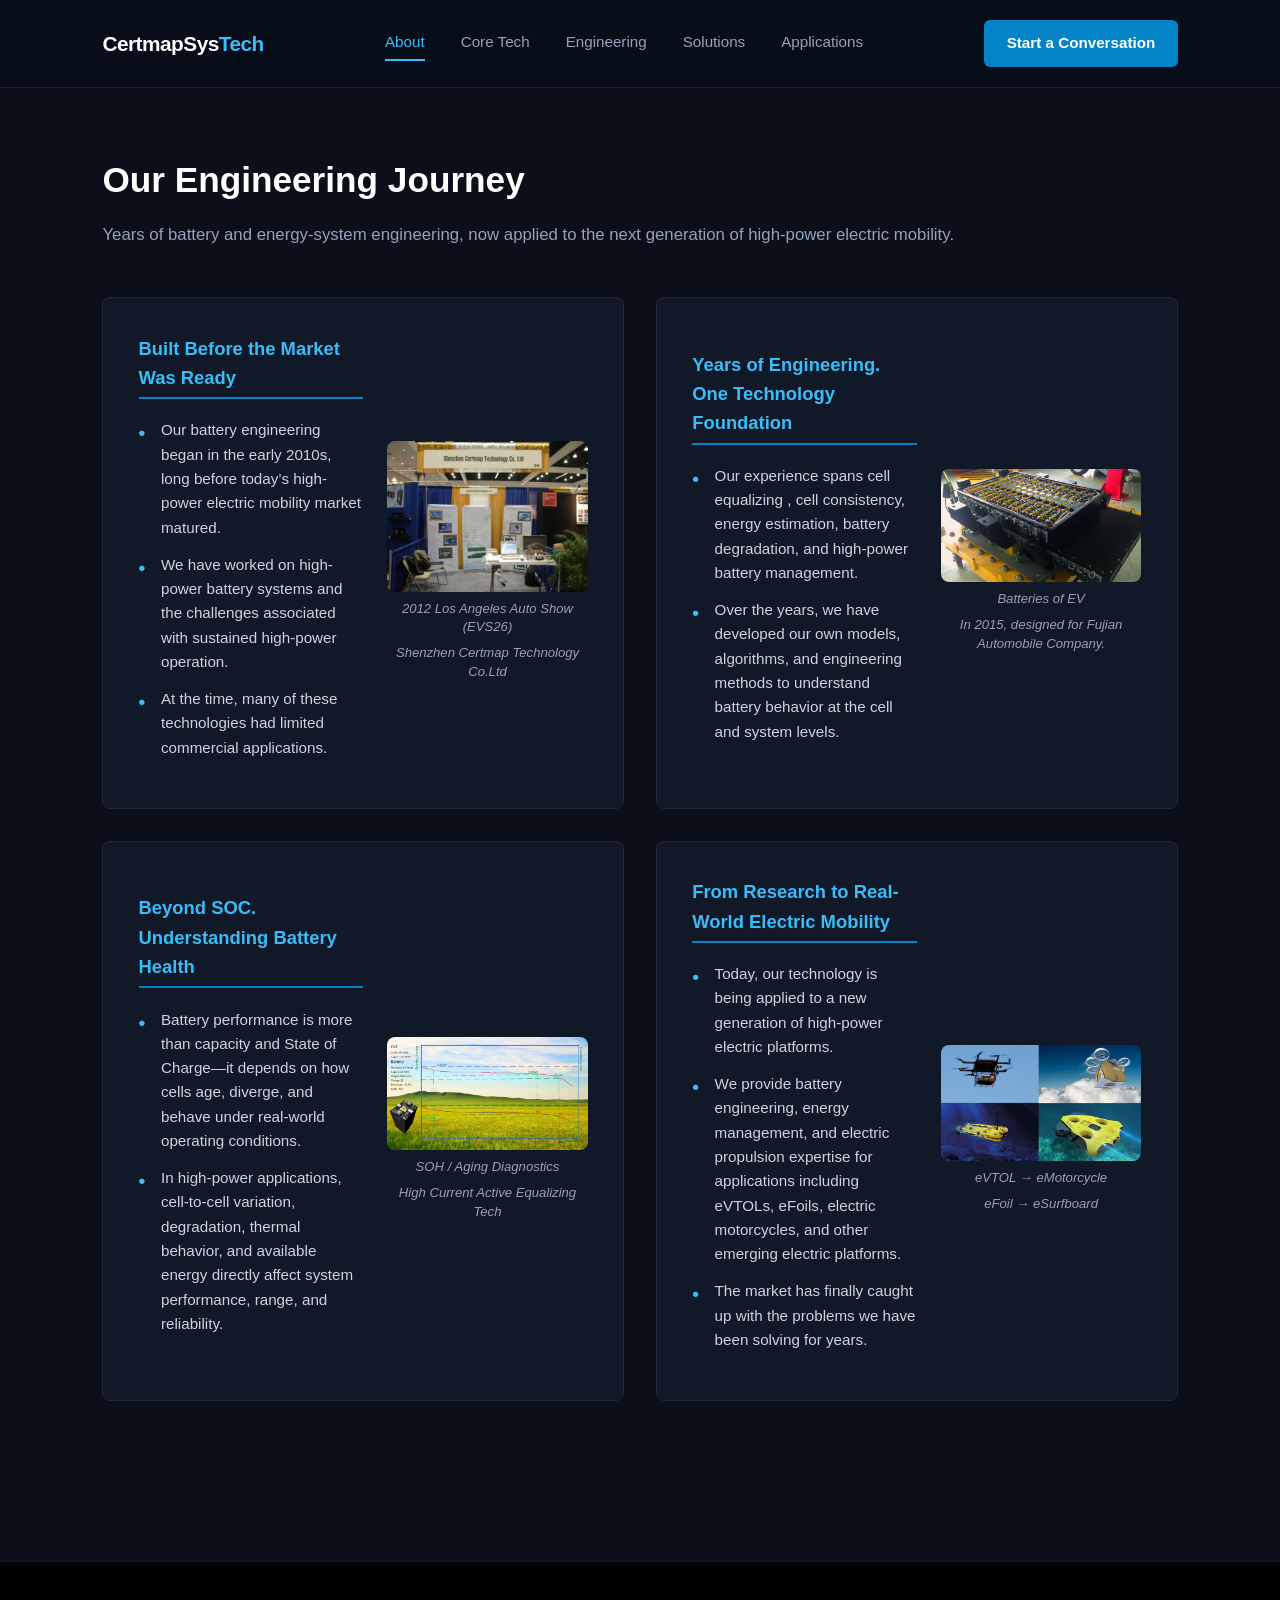
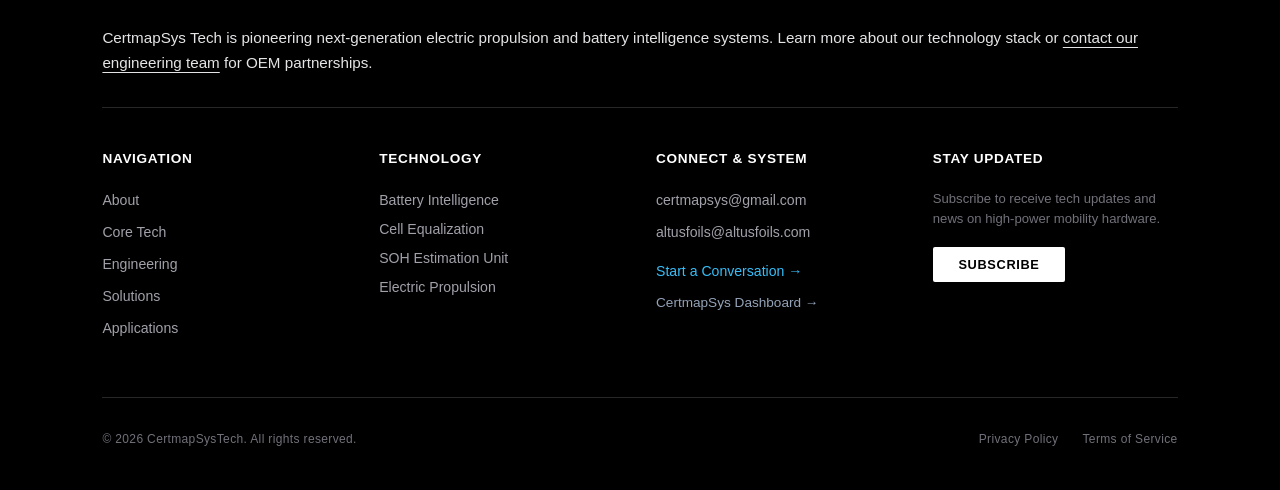
<file: about.html>
<!DOCTYPE html>
<html lang="en">
<head>
  <meta charset="UTF-8">
  <meta name="viewport" content="width=device-width, initial-scale=1.0">
  <title>About Us - CertmapSys Tech</title>
  <link rel="stylesheet" href="subpage.css">
</head>
<body>

  <header class="navbar">
    <div class="logo"><a href="index.html" style="text-decoration: none; color: inherit;">CertmapSys<span>Tech</span></a></div>
    <nav class="nav-menu">
      <a href="about.html" class="active">About</a>
      <a href="core-tech.html">Core Tech</a>
      <a href="engineering.html">Engineering</a>
      <a href="solutions.html">Solutions</a>
      <a href="applications.html">Applications</a>
    </nav>
    <a href="contact.html" class="btn-primary">Start a Conversation</a>
  </header>

  <main class="subpage-section">
    <div class="section-header">
      <h2>Our Engineering Journey</h2>
      <p class="lead-text">Years of battery and energy-system engineering, now applied to the next generation of high-power electric mobility.</p>
    </div>

    <div class="grid-2x2">
      <div class="split-card">
        <div class="card-text">
          <div class="card-title">Built Before the Market Was Ready</div>
          <ul>
            <li>Our battery engineering began in the early 2010s, long before today’s high-power electric mobility market matured.</li>
            <li>We have worked on high-power battery systems and the challenges associated with sustained high-power operation. </li>
            <li>At the time, many of these technologies had limited commercial applications.</li>            
          </ul>
        </div>
         <!-- ===== pic-1  ===== -->
        <div class="image-box">
          <img src="images/EVS26.png" alt="2012 Los Angeles Auto Show (EVS26)">
          <p class="image-caption">2012 Los Angeles Auto Show (EVS26)</p>
          <p class="image-caption">Shenzhen Certmap Technology Co.Ltd</p>
        </div>
      </div>

      <div class="split-card">
        <div class="card-text">
          <div class="card-title">Years of Engineering. One Technology Foundation</div>
          <ul>
            <li>Our experience spans cell equalizing , cell consistency, energy estimation, battery degradation, and high-power battery management. </li>
            <li>Over the years, we have developed our own models, algorithms, and engineering methods to understand battery behavior at the cell and system levels.</li>
          </ul>
        </div>
        <!-- ===== pic-2  ===== -->
        <div class="image-box">
          <img src="images/EV-battery.png" alt="Batteries of EV">
          <p class="image-caption">Batteries of EV </p>
          <p class="image-caption">In 2015, designed for Fujian Automobile Company.</p>
        </div>
      </div>

      <div class="split-card">
        <div class="card-text">
          <div class="card-title">Beyond SOC. Understanding Battery Health</div>
          <ul>
            <li>Battery performance is more than capacity and State of Charge—it depends on how cells age, diverge, and behave under real-world operating conditions.</li>
            <li>In high-power applications, cell-to-cell variation, degradation, thermal behavior, and available energy directly affect system performance, range, and reliability.</li>

          </ul>
        </div>
        <!-- ===== pic-3  ===== -->
        <div class="image-box">
          <img src="images/Equalizing-tech.png" alt="High Current Active Equalizing Tech">
          <p class="image-caption">SOH / Aging Diagnostics</p>
          <p class="image-caption">High Current Active Equalizing Tech</p>
        </div>
      </div>

      <div class="split-card">
        <div class="card-text">
          <div class="card-title">From Research to Real-World Electric Mobility</div>
          <ul>
            <li>Today, our technology is being applied to a new generation of high-power electric platforms.</li>
            <li>We provide battery engineering, energy management, and electric propulsion expertise for applications including eVTOLs, eFoils, electric motorcycles, and other emerging electric platforms.</li>
            <li>The market has finally caught up with the problems we have been solving for years.</li>            
          </ul>
        </div>
        <!-- ===== pic-4  ===== -->
        <div class="image-box">
          <img src="images/ROV-4PICS.png" alt="ROV-4PICS">
          <p class="image-caption">eVTOL &rarr; eMotorcycle</p>
          <p class="image-caption">eFoil &rarr; eSurfboard</p>
        </div>
      </div>
    </div>
  </main>

  <!-- ===== Footer 頁尾 ===== -->
  <footer class="site-footer">
    <div class="footer-top-text">
      CertmapSys Tech is pioneering next-generation electric propulsion and battery intelligence systems. 
      Learn more about our technology stack or <u>contact our engineering team</u> for OEM partnerships.
    </div>

    <div class="footer-main-grid">
      <!-- Column 1: Navigation -->
      <div class="footer-col">
        <h4>NAVIGATION</h4>
        <a href="about.html">About</a>
        <a href="core-tech.html">Core Tech</a>
        <a href="engineering.html">Engineering</a>
        <a href="solutions.html">Solutions</a>
        <a href="applications.html">Applications</a>
      </div>

      <!-- Column 2: Core Focus -->
      <div class="footer-col">
        <h4>TECHNOLOGY</h4>
        <p>Battery Intelligence</p>
        <p>Cell Equalization</p>
        <p>SOH Estimation Unit</p>
        <p>Electric Propulsion</p>
      </div>

    <!-- Column 3: Connect & System -->
      <div class="footer-col">
        <h4>CONNECT & SYSTEM</h4>
        <a href="mailto:certmapsys@gmail.com">certmapsys@gmail.com</a>
        <a href="mailto:altusfoils@altusfoils.com">altusfoils@altusfoils.com</a>
        <a href="contact.html" class="blue-link">Start a Conversation &rarr;</a>
        <a href="https://www.certmapsys.com/indexuser.html" target="_blank" class="dashboard-link">CertmapSys Dashboard &rarr;</a>
      </div>

      <!-- Column 4: Newsletter / Stay Updated -->
      <div class="footer-col">
        <h4>STAY UPDATED</h4>
        <p class="sub-text">Subscribe to receive tech updates and news on high-power mobility hardware.</p>
        <button class="btn-subscribe">SUBSCRIBE</button>
      </div>
    </div>

    <!-- Bottom Bar -->
    <div class="footer-bottom-bar">
      <div>&copy; 2026 CertmapSysTech. All rights reserved.</div>
      <div class="legal-links">
        <a href="#">Privacy Policy</a>
        <a href="#">Terms of Service</a>
      </div>
    </div>
  </footer>
</body>
</html>
</file>
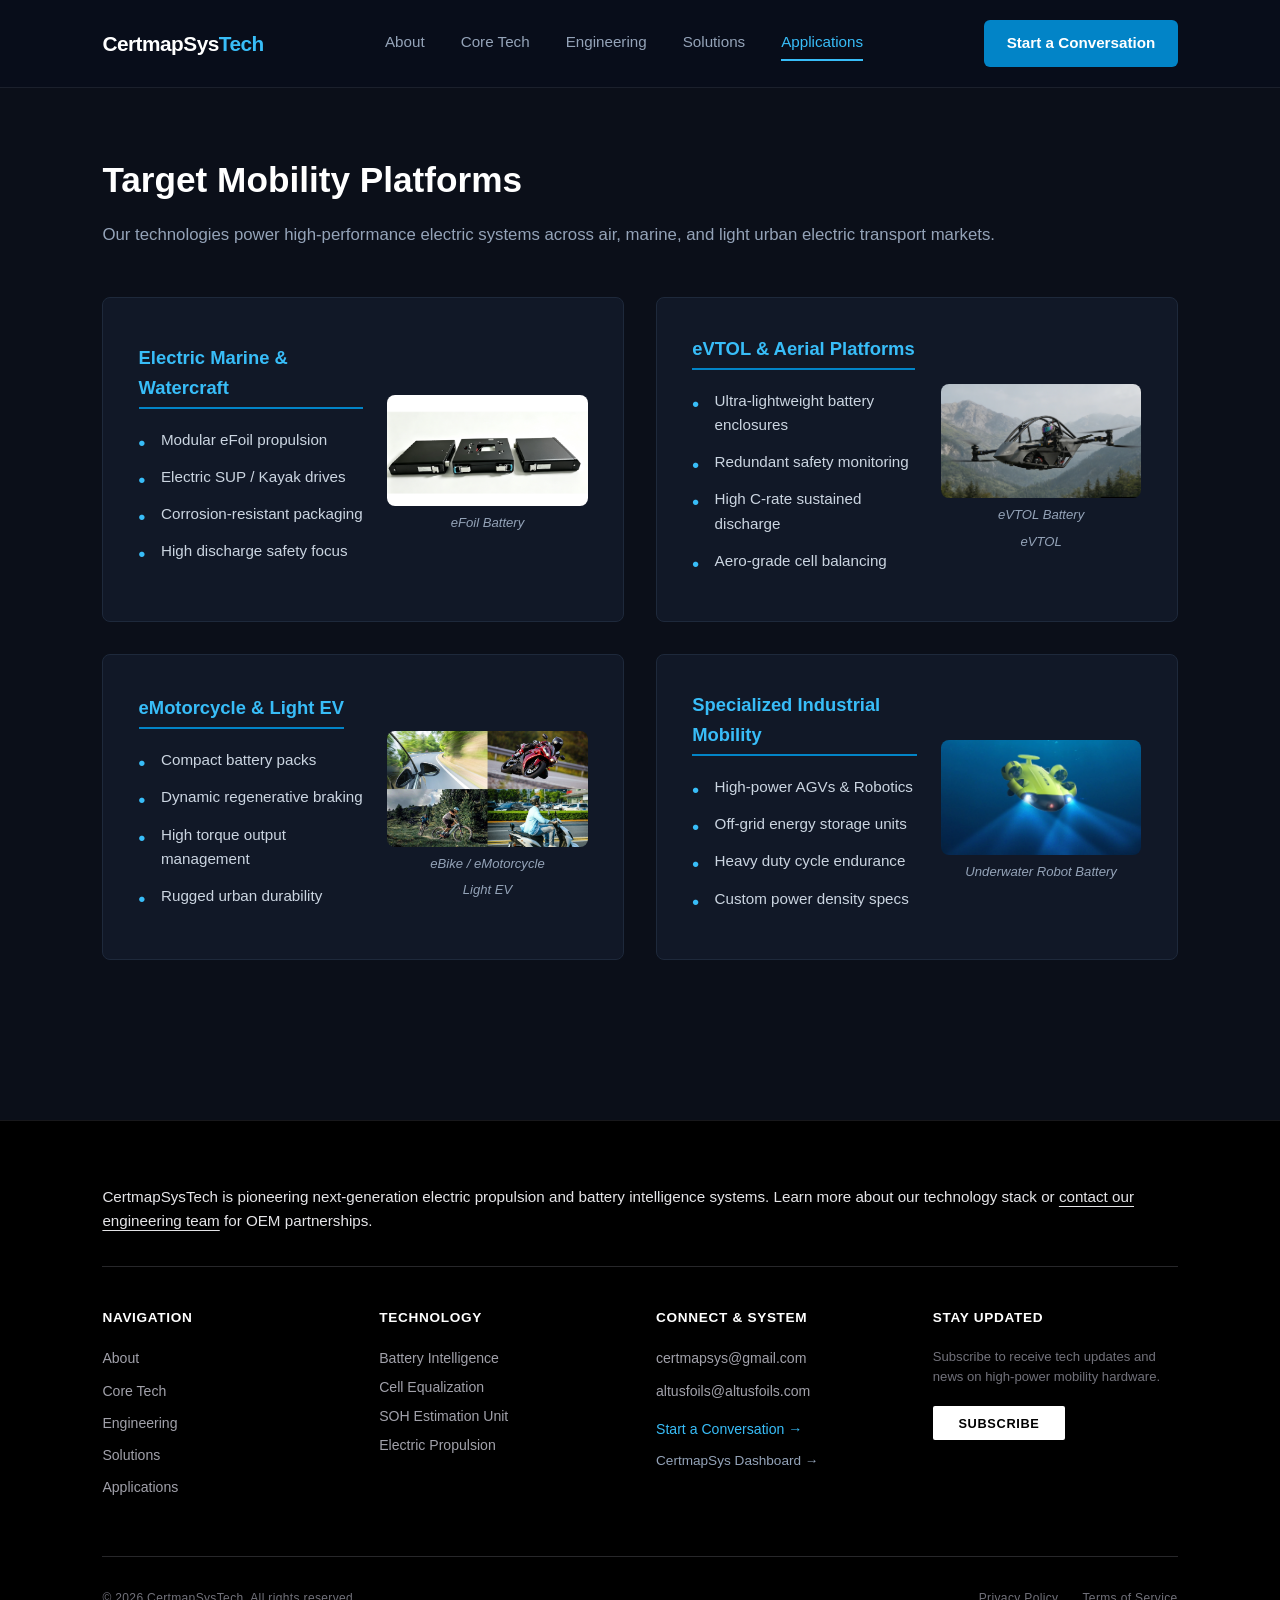
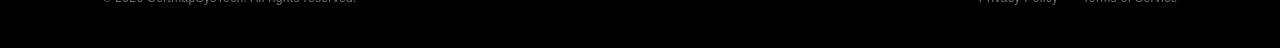
<file: applications.html>
<!DOCTYPE html>
<html lang="en">
<head>
  <meta charset="UTF-8">
  <meta name="viewport" content="width=device-width, initial-scale=1.0">
  <title>Applications - CertmapSysTech</title>
  <link rel="stylesheet" href="subpage.css">
</head>
<body>

  <header class="navbar">
    <div class="logo"><a href="index.html" style="text-decoration: none; color: inherit;">CertmapSys<span>Tech</span></a></div>
    <nav class="nav-menu">
      <a href="about.html">About</a>
      <a href="core-tech.html">Core Tech</a>
      <a href="engineering.html">Engineering</a>
      <a href="solutions.html">Solutions</a>
      <a href="applications.html" class="active">Applications</a>
    </nav>
    <a href="contact.html" class="btn-primary">Start a Conversation</a>
  </header>

  <main class="subpage-section">
    <div class="section-header">
      <h2>Target Mobility Platforms</h2>
      <p class="lead-text">Our technologies power high-performance electric systems across air, marine, and light urban electric transport markets.</p>
    </div>

    <div class="grid-2x2">
      <div class="split-card">
        <div class="card-text">
          <div class="card-title">Electric Marine & Watercraft</div>
          <ul>
            <li>Modular eFoil propulsion</li>
            <li>Electric SUP / Kayak drives</li>
            <li>Corrosion-resistant packaging</li>
            <li>High discharge safety focus</li>
          </ul>
        </div>
        <!-- ===== pic 1 ===== -->
        <div class="image-box">
          <img src="images/Battery.png" alt="Battery.png">
          <p class="image-caption">eFoil Battery</p>
          <p class="image-caption"></p>
        </div>
      </div>

      <div class="split-card">
        <div class="card-text">
          <div class="card-title">eVTOL & Aerial Platforms</div>
          <ul>
            <li>Ultra-lightweight battery enclosures</li>
            <li>Redundant safety monitoring</li>
            <li>High C-rate sustained discharge</li>
            <li>Aero-grade cell balancing</li>
          </ul>
        </div>
        <!-- ===== pic 2 ===== -->
        <div class="image-box">
          <img src="images/eVTOL.png" alt="eVTOL">
          <p class="image-caption">eVTOL Battery</p>
          <p class="image-caption">eVTOL</p>
        </div>
      </div>

      <div class="split-card">
        <div class="card-text">
          <div class="card-title">eMotorcycle & Light EV</div>
          <ul>
            <li>Compact battery packs</li>
            <li>Dynamic regenerative braking</li>
            <li>High torque output management</li>
            <li>Rugged urban durability</li>
          </ul>
        </div>
        <!-- ===== pic 3 ===== -->
        <div class="image-box">
          <img src="images/EBike-Battery.png" alt="eMotorcycle & Light EV">
          <p class="image-caption">eBike / eMotorcycle</p>
          <p class="image-caption">Light EV</p>
        </div>
      </div>

      <div class="split-card">
        <div class="card-text">
          <div class="card-title">Specialized Industrial Mobility</div>
          <ul>
            <li>High-power AGVs & Robotics</li>
            <li>Off-grid energy storage units</li>
            <li>Heavy duty cycle endurance</li>
            <li>Custom power density specs</li>
          </ul>
        </div>
        <!-- ===== pic 4 ===== -->
        <div class="image-box">
          <img src="images/Underwater-robot.png" alt="Underwater-robot">
          <p class="image-caption">Underwater Robot Battery</p>
          <p class="image-caption"></p>
        </div>
      </div>
    </div>
  </main>

  <!-- ===== Footer 頁尾 ===== -->
  <footer class="site-footer">
    <div class="footer-top-text">
      CertmapSysTech is pioneering next-generation electric propulsion and battery intelligence systems. 
      Learn more about our technology stack or <u>contact our engineering team</u> for OEM partnerships.
    </div>

    <div class="footer-main-grid">
      <!-- Column 1: Navigation -->
      <div class="footer-col">
        <h4>NAVIGATION</h4>
        <a href="about.html">About</a>
        <a href="core-tech.html">Core Tech</a>
        <a href="engineering.html">Engineering</a>
        <a href="solutions.html">Solutions</a>
        <a href="applications.html">Applications</a>
      </div>

      <!-- Column 2: Core Focus -->
      <div class="footer-col">
        <h4>TECHNOLOGY</h4>
        <p>Battery Intelligence</p>
        <p>Cell Equalization</p>
        <p>SOH Estimation Unit</p>
        <p>Electric Propulsion</p>
      </div>

    <!-- Column 3: Connect & System -->
      <div class="footer-col">
        <h4>CONNECT & SYSTEM</h4>
        <a href="mailto:certmapsys@gmail.com">certmapsys@gmail.com</a>
        <a href="mailto:altusfoils@altusfoils.com">altusfoils@altusfoils.com</a>
        <a href="contact.html" class="blue-link">Start a Conversation &rarr;</a>
        <a href="https://www.certmapsys.com/indexuser.html" target="_blank" class="dashboard-link">CertmapSys Dashboard &rarr;</a>
      </div>

      <!-- Column 4: Newsletter / Stay Updated -->
      <div class="footer-col">
        <h4>STAY UPDATED</h4>
        <p class="sub-text">Subscribe to receive tech updates and news on high-power mobility hardware.</p>
        <button class="btn-subscribe">SUBSCRIBE</button>
      </div>
    </div>

    <!-- Bottom Bar -->
    <div class="footer-bottom-bar">
      <div>&copy; 2026 CertmapSysTech. All rights reserved.</div>
      <div class="legal-links">
        <a href="#">Privacy Policy</a>
        <a href="#">Terms of Service</a>
      </div>
    </div>
  </footer>
</body>
</html>
</file>
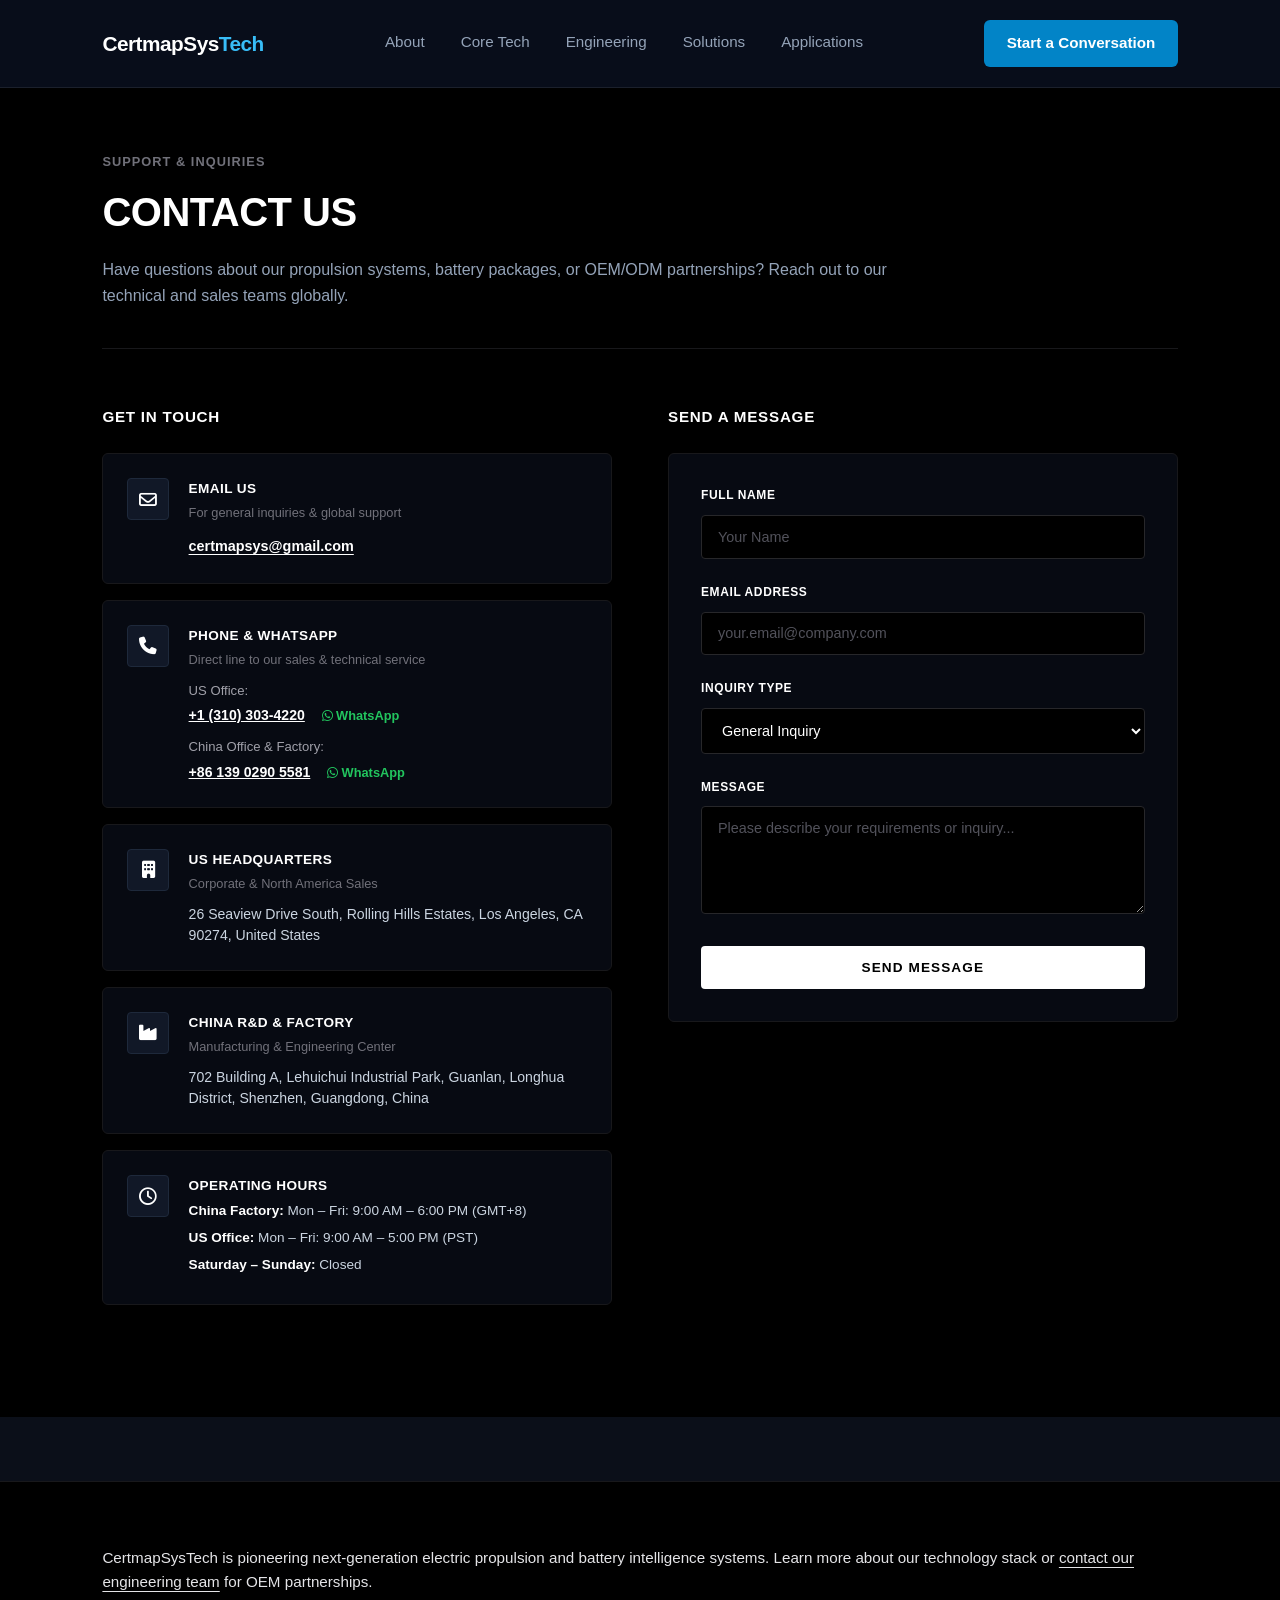
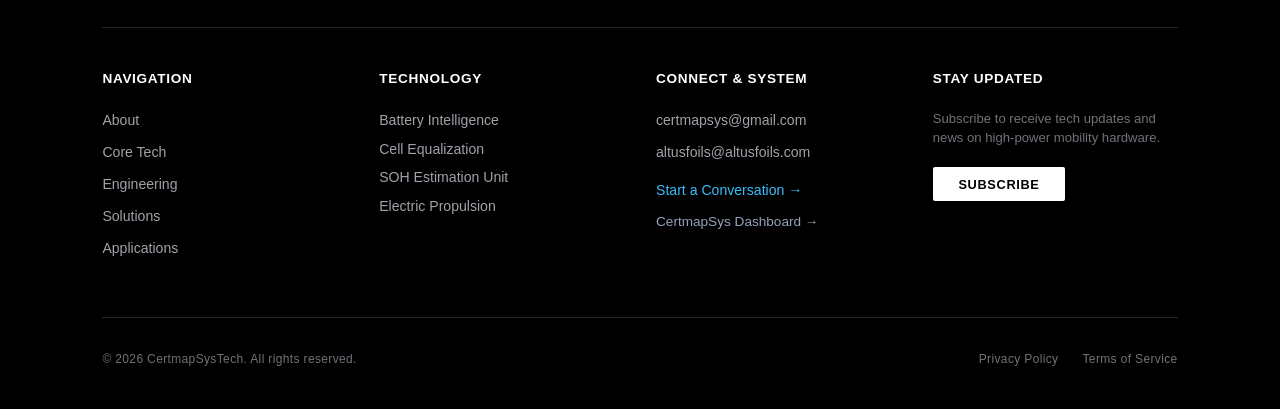
<file: contact.html>
<!DOCTYPE html>
<html lang="en">
<head>
  <meta charset="UTF-8">
  <meta name="viewport" content="width=device-width, initial-scale=1.0">
  <title>Contact Us - CertmapSysTech</title>
  <link rel="stylesheet" href="subpage.css">
  <!-- 引入 Icons (FontAwesome 支援圖標) -->
  <link rel="stylesheet" href="https://cdnjs.cloudflare.com/ajax/libs/font-awesome/6.4.0/css/all.min.css">
</head>
<body>

  <!-- 導覽列 -->
  <header class="navbar">
    <div class="logo"><a href="index.html" style="text-decoration: none; color: inherit;">CertmapSys<span>Tech</span></a></div>
    <nav class="nav-menu">
      <a href="about.html">About</a>
      <a href="core-tech.html">Core Tech</a>
      <a href="engineering.html">Engineering</a>
      <a href="solutions.html">Solutions</a>
      <a href="applications.html">Applications</a>
    </nav>
    <a href="contact.html" class="btn-primary">Start a Conversation</a>
  </header>

  <!-- 主內容區：Contact Us -->
  <main class="contact-section">
    <div class="contact-header">
      <span class="sub-title">SUPPORT & INQUIRIES</span>
      <h1>CONTACT US</h1>
      <p class="lead-text">
        Have questions about our propulsion systems, battery packages, or OEM/ODM partnerships? Reach out to our technical and sales teams globally.
      </p>
    </div>

    <div class="contact-grid">
      <!-- 左側：GET IN TOUCH -->
      <div class="contact-col">
        <h3 class="col-title">GET IN TOUCH</h3>

        <!-- Card 1: Email -->
        <div class="info-card">
          <div class="icon-box"><i class="fa-regular fa-envelope"></i></div>
          <div class="info-content">
            <h4>EMAIL US</h4>
            <p class="sub-desc">For general inquiries & global support</p>
            <a href="mailto:certmapsys@gmail.com" class="link-text">certmapsys@gmail.com</a>
          </div>
        </div>

        <!-- Card 2: Phone & WhatsApp -->
        <div class="info-card">
          <div class="icon-box"><i class="fa-solid fa-phone"></i></div>
          <div class="info-content">
            <h4>PHONE & WHATSAPP</h4>
            <p class="sub-desc">Direct line to our sales & technical service</p>
            
            <div class="contact-row">
              <span class="label">US Office:</span>
              <a href="tel:+13103034220" class="phone-link">+1 (310) 303-4220</a>
              <a href="https://wa.me/85284165300" class="whatsapp-badge"><i class="fa-brands fa-whatsapp"></i> WhatsApp</a>
            </div>

            <div class="contact-row">
              <span class="label">China Office & Factory:</span>
              <a href="tel:+8613902905581" class="phone-link">+86 139 0290 5581</a>
              <a href="https://wa.me/8613902905581" class="whatsapp-badge"><i class="fa-brands fa-whatsapp"></i> WhatsApp</a>
            </div>
          </div>
        </div>

        <!-- Card 3: US Headquarters -->
        <div class="info-card">
          <div class="icon-box"><i class="fa-solid fa-building"></i></div>
          <div class="info-content">
            <h4>US HEADQUARTERS</h4>
            <p class="sub-desc">Corporate & North America Sales</p>
            <p class="address-text">26 Seaview Drive South, Rolling Hills Estates, Los Angeles, CA 90274, United States</p>
          </div>
        </div>

        <!-- Card 4: China R&D & Factory -->
        <div class="info-card">
          <div class="icon-box"><i class="fa-solid fa-industry"></i></div>
          <div class="info-content">
            <h4>CHINA R&D & FACTORY</h4>
            <p class="sub-desc">Manufacturing & Engineering Center</p>
            <p class="address-text">702 Building A, Lehuichui Industrial Park, Guanlan, Longhua District, Shenzhen, Guangdong, China</p>
          </div>
        </div>

        <!-- Card 5: Operating Hours -->
        <div class="info-card">
          <div class="icon-box"><i class="fa-regular fa-clock"></i></div>
          <div class="info-content">
            <h4>OPERATING HOURS</h4>
            <p class="hours-text"><strong>China Factory:</strong> Mon – Fri: 9:00 AM – 6:00 PM (GMT+8)</p>
            <p class="hours-text"><strong>US Office:</strong> Mon – Fri: 9:00 AM – 5:00 PM (PST)</p>
            <p class="hours-text"><strong>Saturday – Sunday:</strong> Closed</p>
          </div>
        </div>
      </div>

      <!-- 右側：SEND A MESSAGE 表單 -->
      <div class="contact-col">
        <h3 class="col-title">SEND A MESSAGE</h3>

        <form class="contact-form">
          <div class="form-group">
            <label>FULL NAME</label>
            <input type="text" placeholder="Your Name" required>
          </div>

          <div class="form-group">
            <label>EMAIL ADDRESS</label>
            <input type="email" placeholder="your.email@company.com" required>
          </div>

          <div class="form-group">
            <label>INQUIRY TYPE</label>
            <select>
              <option value="general">General Inquiry</option>
              <option value="oem">OEM / ODM Partnership</option>
              <option value="propulsion">Propulsion Systems</option>
              <option value="battery">Battery Packages</option>
              <option value="tech">Technical Support</option>
            </select>
          </div>

          <div class="form-group">
            <label>MESSAGE</label>
            <textarea rows="5" placeholder="Please describe your requirements or inquiry..." required></textarea>
          </div>

          <button type="submit" class="btn-submit">SEND MESSAGE</button>
        </form>
      </div>
    </div>
  </main>

  <!-- Footer 頁尾 -->
  <footer class="site-footer">
    <div class="footer-top-text">
      CertmapSysTech is pioneering next-generation electric propulsion and battery intelligence systems. 
      Learn more about our technology stack or <u>contact our engineering team</u> for OEM partnerships.
    </div>

    <div class="footer-main-grid">
      <div class="footer-col">
        <h4>NAVIGATION</h4>
        <a href="about.html">About</a>
        <a href="core-tech.html">Core Tech</a>
        <a href="engineering.html">Engineering</a>
        <a href="solutions.html">Solutions</a>
        <a href="applications.html">Applications</a>
      </div>

      <div class="footer-col">
        <h4>TECHNOLOGY</h4>
        <p>Battery Intelligence</p>
        <p>Cell Equalization</p>
        <p>SOH Estimation Unit</p>
        <p>Electric Propulsion</p>
      </div>

    <!-- Column 3: Connect & System -->
      <div class="footer-col">
        <h4>CONNECT & SYSTEM</h4>
        <a href="mailto:certmapsys@gmail.com">certmapsys@gmail.com</a>
        <a href="mailto:altusfoils@gmail.com">altusfoils@altusfoils.com</a>
        <a href="contact.html" class="blue-link">Start a Conversation &rarr;</a>
        <a href="https://www.certmapsys.com/indexuser.html" target="_blank" class="dashboard-link">CertmapSys Dashboard &rarr;</a>
      </div>

      <div class="footer-col">
        <h4>STAY UPDATED</h4>
        <p class="sub-text">Subscribe to receive tech updates and news on high-power mobility hardware.</p>
        <button class="btn-subscribe">SUBSCRIBE</button>
      </div>
    </div>

    <div class="footer-bottom-bar">
      <div>&copy; 2026 CertmapSysTech. All rights reserved.</div>
      <div class="legal-links">
        <a href="#">Privacy Policy</a>
        <a href="#">Terms of Service</a>
      </div>
    </div>
  </footer>

</body>
</html>
</file>
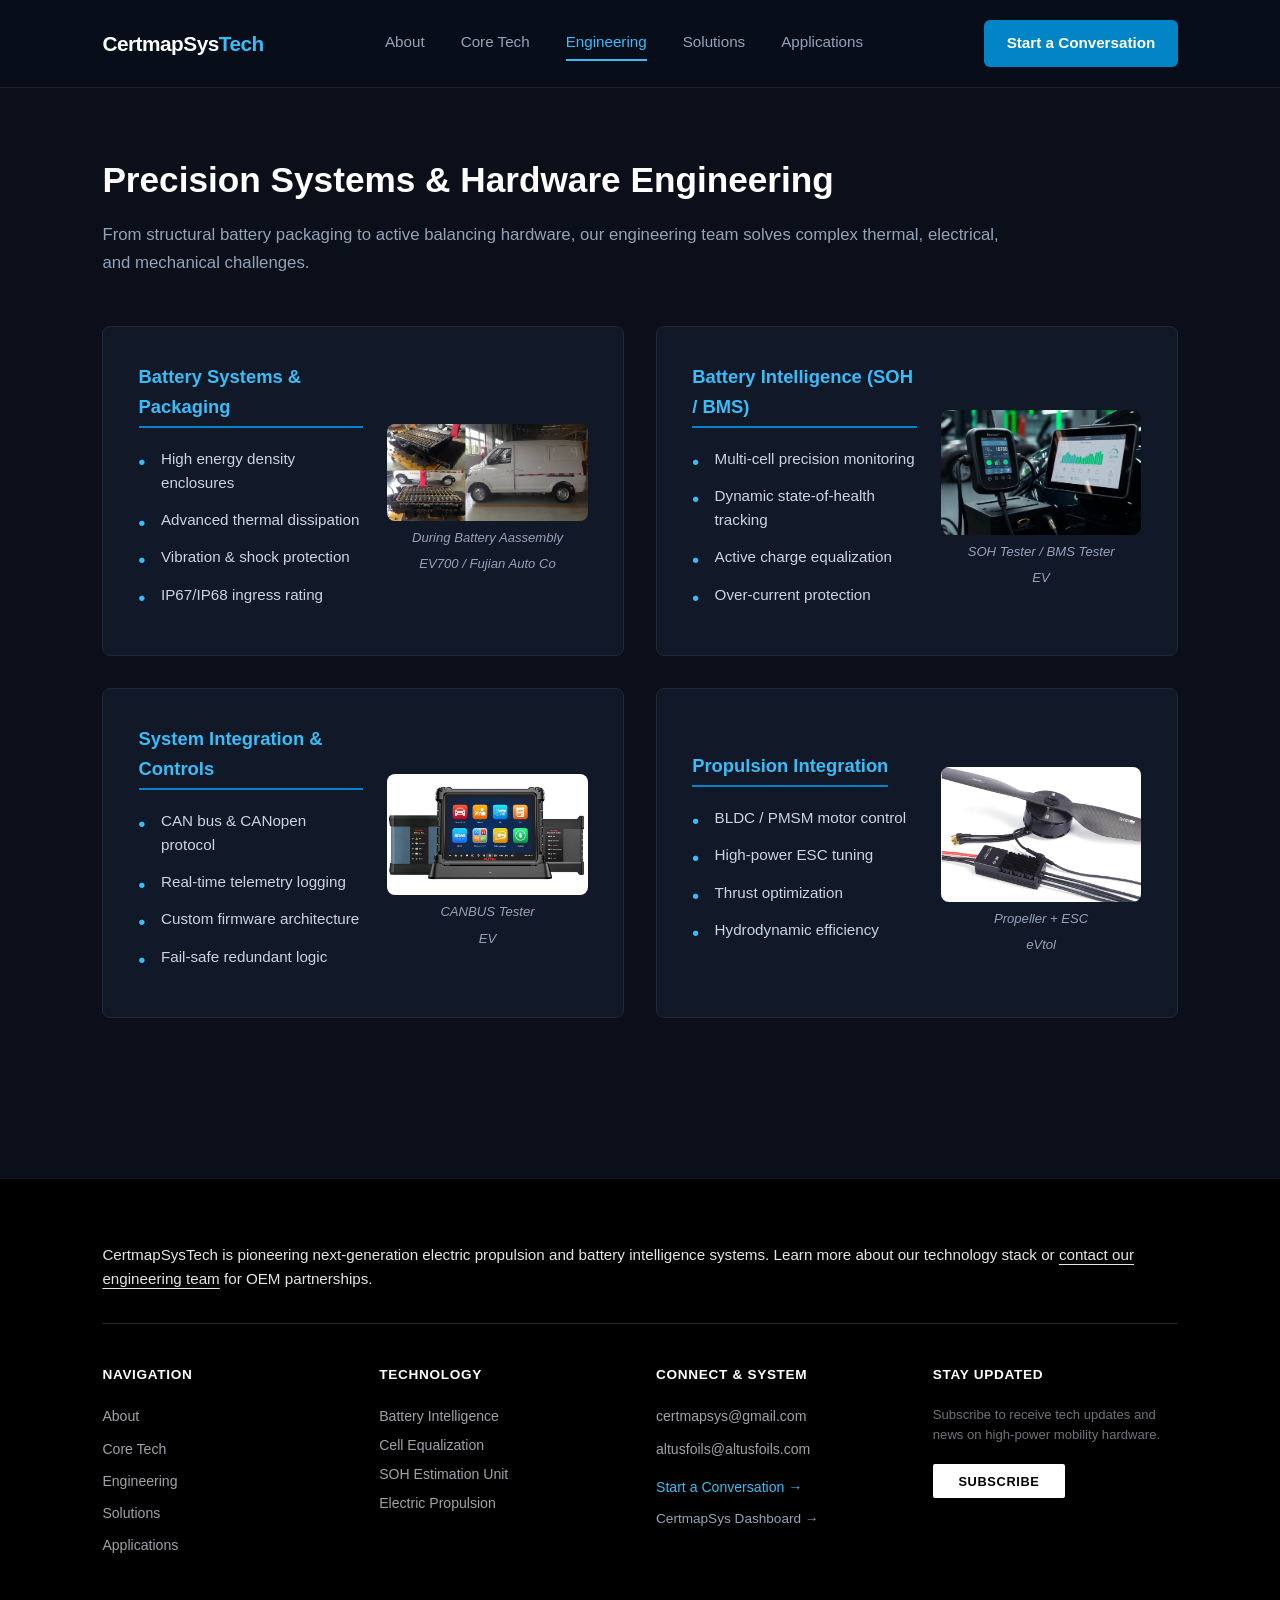
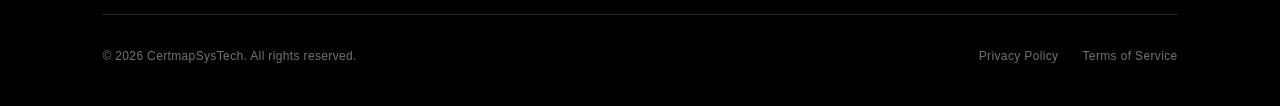
<file: engineering.html>
<!DOCTYPE html>
<html lang="en">
<head>
  <meta charset="UTF-8">
  <meta name="viewport" content="width=device-width, initial-scale=1.0">
  <title>Engineering - CertmapSysTech</title>
  <link rel="stylesheet" href="subpage.css">
</head>
<body>

  <header class="navbar">
    <div class="logo"><a href="index.html" style="text-decoration: none; color: inherit;">CertmapSys<span>Tech</span></a></div>
    <nav class="nav-menu">
      <a href="about.html">About</a>
      <a href="core-tech.html">Core Tech</a>
      <a href="engineering.html" class="active">Engineering</a>
      <a href="solutions.html">Solutions</a>
      <a href="applications.html">Applications</a>
    </nav>
    <a href="contact.html" class="btn-primary">Start a Conversation</a>
  </header>

  <main class="subpage-section">
    <div class="section-header">
      <h2>Precision Systems & Hardware Engineering</h2>
      <p class="lead-text">From structural battery packaging to active balancing hardware, our engineering team solves complex thermal, electrical, and mechanical challenges.</p>
    </div>

    <div class="grid-2x2">
      <div class="split-card">
        <div class="card-text">
          <div class="card-title">Battery Systems & Packaging</div>
          <ul>
            <li>High energy density enclosures</li>
            <li>Advanced thermal dissipation</li>
            <li>Vibration & shock protection</li>
            <li>IP67/IP68 ingress rating</li>
          </ul>
        </div>
        <!-- ===== pic 1 ===== -->
        <div class="image-box">
          <img src="images/EV700.png" alt="EV700">
          <p class="image-caption">During Battery Aassembly</p>
          <p class="image-caption">EV700 / Fujian Auto Co</p>
        </div>
      </div>

      <div class="split-card">
        <div class="card-text">
          <div class="card-title">Battery Intelligence (SOH / BMS)</div>
          <ul>
            <li>Multi-cell precision monitoring</li>
            <li>Dynamic state-of-health tracking</li>
            <li>Active charge equalization</li>
            <li>Over-current protection</li>
          </ul>
        </div>
        <!-- ===== pic 2 ===== -->
        <div class="image-box">
          <img src="images/SOH-BMS.png" alt="SOH-BMS">
          <p class="image-caption">SOH Tester / BMS Tester</p>
          <p class="image-caption"> EV</p>
        </div>
      </div>

      <div class="split-card">
        <div class="card-text">
          <div class="card-title">System Integration & Controls</div>
          <ul>
            <li>CAN bus & CANopen protocol</li>
            <li>Real-time telemetry logging</li>
            <li>Custom firmware architecture</li>
            <li>Fail-safe redundant logic</li>
          </ul>
        </div>
        <!-- ===== pic 3 ===== -->
        <div class="image-box">
          <img src="images/System-Integration.png" alt="System-Integration.png">
          <p class="image-caption">CANBUS Tester</p>
          <p class="image-caption">EV</p>
        </div>
      </div>

      <div class="split-card">
        <div class="card-text">
          <div class="card-title">Propulsion Integration</div>
          <ul>
            <li>BLDC / PMSM motor control</li>
            <li>High-power ESC tuning</li>
            <li>Thrust optimization</li>
            <li>Hydrodynamic efficiency</li>
          </ul>
        </div>
        <!-- ===== pic 4 ===== -->
        <div class="image-box">
          <img src="images/Propulsion-Integration.png" alt="Propulsion-Integration.png">
          <p class="image-caption">Propeller + ESC </p>
          <p class="image-caption">eVtol</p>
        </div>
      </div>
    </div>
  </main>

  <!-- ===== Footer 頁尾 ===== -->
  <footer class="site-footer">
    <div class="footer-top-text">
      CertmapSysTech is pioneering next-generation electric propulsion and battery intelligence systems. 
      Learn more about our technology stack or <u>contact our engineering team</u> for OEM partnerships.
    </div>

    <div class="footer-main-grid">
      <!-- Column 1: Navigation -->
      <div class="footer-col">
        <h4>NAVIGATION</h4>
        <a href="about.html">About</a>
        <a href="core-tech.html">Core Tech</a>
        <a href="engineering.html">Engineering</a>
        <a href="solutions.html">Solutions</a>
        <a href="applications.html">Applications</a>
      </div>

      <!-- Column 2: Core Focus -->
      <div class="footer-col">
        <h4>TECHNOLOGY</h4>
        <p>Battery Intelligence</p>
        <p>Cell Equalization</p>
        <p>SOH Estimation Unit</p>
        <p>Electric Propulsion</p>
      </div>

    <!-- Column 3: Connect & System -->
      <div class="footer-col">
        <h4>CONNECT & SYSTEM</h4>
        <a href="mailto:certmapsys@gmail.com">certmapsys@gmail.com</a>
        <a href="mailto:altusfoils@gmail.com">altusfoils@altusfoils.com</a>
        <a href="contact.html" class="blue-link">Start a Conversation &rarr;</a>
        <a href="https://www.certmapsys.com/indexuser.html" target="_blank" class="dashboard-link">CertmapSys Dashboard &rarr;</a>
      </div>

      <!-- Column 4: Newsletter / Stay Updated -->
      <div class="footer-col">
        <h4>STAY UPDATED</h4>
        <p class="sub-text">Subscribe to receive tech updates and news on high-power mobility hardware.</p>
        <button class="btn-subscribe">SUBSCRIBE</button>
      </div>
    </div>

    <!-- Bottom Bar -->
    <div class="footer-bottom-bar">
      <div>&copy; 2026 CertmapSysTech. All rights reserved.</div>
      <div class="legal-links">
        <a href="#">Privacy Policy</a>
        <a href="#">Terms of Service</a>
      </div>
    </div>
  </footer>
</body>
</html>
</file>
<file: subpage.css>
/* ===== 全局重置 ===== */
* {
  box-sizing: border-box;
  margin: 0;
  padding: 0;
  font-family: 'Inter', -apple-system, BlinkMacSystemFont, sans-serif;
}

body {
  background-color: #0b0f19 !important;
  color: #e2e8f0;
  line-height: 1.6;
}

/* ===== 1. 頂部導覽列 Navbar ===== */
.navbar {
  display: flex !important;
  align-items: center !important;
  justify-content: space-between !important;
  padding: 1.25rem 8% !important;
  background-color: #080d1a !important;
  border-bottom: 1px solid rgba(255, 255, 255, 0.08) !important;
  position: sticky;
  top: 0;
  z-index: 100;
  width: 100%;
}

.logo {
  font-size: 1.3rem;
  font-weight: 700;
  color: #ffffff !important;
  letter-spacing: -0.5px;
}

.logo span {
  color: #38bdf8 !important;
}

.nav-menu {
  display: flex !important;
  align-items: center !important;
  gap: 2.25rem !important;
}

.nav-menu a,
.nav-menu a:visited {
  color: #94a3b8 !important;
  text-decoration: none !important;
  font-size: 0.95rem;
  font-weight: 500;
  transition: color 0.2s ease, border-color 0.2s ease;
  padding: 0.25rem 0;
  border-bottom: 2px solid transparent;
}

.nav-menu a:hover,
.nav-menu a.active {
  color: #38bdf8 !important;
  border-bottom-color: #38bdf8 !important;
}

.btn-primary {
  background: #0284c7 !important;
  color: #ffffff !important;
  padding: 0.7rem 1.4rem !important;
  border-radius: 6px !important;
  text-decoration: none !important;
  font-weight: 600 !important;
  font-size: 0.95rem !important;
  display: inline-block;
  transition: all 0.2s;
}

.btn-primary:hover {
  background: #0369a1 !important;
}

/* ===== 2. 主內容區塊 (對齊首頁面寬) ===== */
.subpage-section {
  padding: 4rem 8% 6rem;
  width: 100%;
  background-color: #0b0f19;
}

.section-header {
  margin-bottom: 3rem;
  text-align: left;
}

.section-header h2 {
  font-size: 2.2rem;
  color: #ffffff !important;
  font-weight: 700;
  margin-bottom: 0.8rem;
}

.lead-text {
  color: #94a3b8 !important;
  font-size: 1.05rem;
  max-width: 900px;
  line-height: 1.7;
}

/* ===== 3. 2x2 矩陣與卡片 (50% : 50% 圖文占比) ===== */
.grid-2x2 {
  display: grid;
  grid-template-columns: repeat(2, 1fr);
  gap: 2rem;
  width: 100%;
}

.split-card {
  display: flex;
  align-items: center;
  justify-content: space-between;
  gap: 1.5rem;
  padding: 2.2rem;
  background-color: #111827;
  border: 1px solid #1e293b;
  border-radius: 8px;
  transition: border-color 0.2s, transform 0.2s;
  overflow: hidden;
}

.split-card:hover {
  border-color: #38bdf8;
  transform: translateY(-3px);
}

/* 左側文字區域：占據 50% 寬度 */
.card-text {
  flex: 0 0 50%;
  max-width: 50%;
  min-width: 0;
}

.card-title {
  color: #38bdf8 !important;
  font-size: 1.15rem;
  font-weight: 700;
  margin-bottom: 1.2rem;
  display: inline-block;
  border-bottom: 2px solid #0284c7;
  padding-bottom: 0.3rem;
}

.card-text ul {
  list-style: none;
  padding: 0;
  margin: 0;
}

.card-text li {
  color: #cbd5e1 !important;
  font-size: 0.95rem;
  line-height: 1.6;
  position: relative;
  padding-left: 1.4rem;
  margin-bottom: 0.8rem;
}

.card-text li::before {
  content: "•";
  position: absolute;
  left: 0;
  color: #38bdf8;
  font-weight: bold;
  font-size: 1.2rem;
}

/* 右側媒體區域：占據 50% 寬度，依 16:9 自動縮放高度 */
.card-media {
  flex: 0 0 50%;
  max-width: 50%;
  aspect-ratio: 16 / 9;
  height: auto;
  background-color: #070a12;
  border: 1px solid #1e293b;
  border-radius: 6px;
  overflow: hidden;
  display: flex;
  align-items: center;
  justify-content: center;
}

.card-media img,
.card-media video {
  width: 100%;
  height: 100%;
  object-fit: cover;
  display: block;
}

/* ===== 4. 響應式佈局 (Mobile / Tablet) ===== */
@media (max-width: 1024px) {
  .grid-2x2 {
    grid-template-columns: 1fr;
  }
}

@media (max-width: 640px) {
  .split-card {
    flex-direction: column;
    align-items: flex-start;
  }
  .card-text,
  .card-media {
    flex: 0 0 100%;
    max-width: 100%;
    width: 100%;
  }
}

/* ===== 5. Footer (AltusFoils 1:1 Style) ===== */
.site-footer {
  background-color: #000000;
  color: #a1a1aa;
  padding: 4rem 8% 2.5rem;
  font-size: 0.88rem;
  border-top: 1px solid #18181b;
  margin-top: 4rem;
  width: 100%;
}

.footer-top-text {
  padding-bottom: 2rem;
  margin-bottom: 2.5rem;
  border-bottom: 1px solid #27272a;
  color: #e4e4e7;
  font-size: 0.95rem;
  line-height: 1.6;
}

.footer-top-text u {
  text-decoration: underline;
  text-underline-offset: 4px;
}

.footer-main-grid {
  display: grid;
  grid-template-columns: repeat(4, 1fr);
  gap: 2rem;
  padding-bottom: 3rem;
}

.footer-col h4 {
  color: #ffffff;
  font-size: 0.85rem;
  font-weight: 700;
  letter-spacing: 0.05em;
  margin-bottom: 1.2rem;
}

.footer-col a {
  display: block;
  color: #a1a1aa;
  text-decoration: none;
  margin-bottom: 0.6rem;
  transition: color 0.2s;
}

.footer-col a:hover {
  color: #ffffff;
}

.footer-col a.blue-link {
  color: #38bdf8;
  margin-top: 1rem;
}

.footer-col p {
  color: #a1a1aa;
  margin-bottom: 0.4rem;
}

.footer-col p.sub-text {
  color: #71717a;
  font-size: 0.82rem;
  margin-bottom: 1.2rem;
  line-height: 1.5;
}

.btn-subscribe {
  background-color: #ffffff;
  color: #000000;
  border: none;
  padding: 0.6rem 1.6rem;
  font-weight: 700;
  font-size: 0.8rem;
  letter-spacing: 0.05em;
  cursor: pointer;
  border-radius: 2px;
  transition: background-color 0.2s;
}

.btn-subscribe:hover {
  background-color: #e4e4e7;
}

.footer-bottom-bar {
  border-top: 1px solid #27272a;
  padding-top: 2rem;
  display: flex;
  justify-content: space-between;
  align-items: center;
  font-size: 0.75rem;
  color: #71717a;
  letter-spacing: 0.03em;
}

.legal-links {
  display: flex;
  gap: 1.5rem;
}

.legal-links a {
  color: #71717a;
  text-decoration: none;
}

.legal-links a:hover {
  color: #a1a1aa;
}

/* Footer RWD 手機版切換 */
@media (max-width: 768px) {
  .footer-main-grid {
    grid-template-columns: repeat(2, 1fr);
  }
}

@media (max-width: 480px) {
  .footer-main-grid {
    grid-template-columns: 1fr;
  }
  .footer-bottom-bar {
    flex-direction: column;
    gap: 1rem;
    align-items: flex-start;
  }
}

/* ===== Contact Us 專用頁面樣式 ===== */
.contact-section {
  padding: 4rem 8% 6rem;
  width: 100%;
  background-color: #000000;
}

.contact-header {
  margin-bottom: 3.5rem;
  border-bottom: 1px solid #18181b;
  padding-bottom: 2.5rem;
}

.contact-header .sub-title {
  color: #71717a;
  font-size: 0.8rem;
  font-weight: 700;
  letter-spacing: 0.08em;
  display: block;
  margin-bottom: 0.5rem;
}

.contact-header h1 {
  font-size: 2.5rem;
  font-weight: 800;
  color: #ffffff;
  letter-spacing: -0.5px;
  margin-bottom: 0.8rem;
}

.contact-header .lead-text {
  color: #a1a1aa;
  font-size: 1rem;
  max-width: 850px;
  line-height: 1.6;
}

/* 雙欄網格布局 */
.contact-grid {
  display: grid;
  grid-template-columns: 1fr 1fr;
  gap: 3.5rem;
}

.col-title {
  color: #ffffff;
  font-size: 0.95rem;
  font-weight: 700;
  letter-spacing: 0.05em;
  margin-bottom: 1.5rem;
}

/* 左側：資訊卡片 (Dark Cards) */
.info-card {
  background-color: #070a12;
  border: 1px solid #18181b;
  border-radius: 6px;
  padding: 1.5rem;
  margin-bottom: 1rem;
  display: flex;
  align-items: flex-start;
  gap: 1.2rem;
}

.icon-box {
  background-color: #111827;
  color: #ffffff;
  width: 42px;
  height: 42px;
  border-radius: 4px;
  display: flex;
  align-items: center;
  justify-content: center;
  font-size: 1.1rem;
  flex-shrink: 0;
  border: 1px solid #1e293b;
}

.info-content h4 {
  color: #ffffff;
  font-size: 0.85rem;
  font-weight: 700;
  letter-spacing: 0.03em;
  margin-bottom: 0.2rem;
}

.info-content .sub-desc {
  color: #71717a;
  font-size: 0.8rem;
  margin-bottom: 0.6rem;
}

.link-text {
  color: #ffffff;
  text-decoration: underline;
  text-underline-offset: 3px;
  font-weight: 600;
  font-size: 0.9rem;
}

.contact-row {
  margin-top: 0.6rem;
  font-size: 0.88rem;
}

.contact-row .label {
  color: #a1a1aa;
  display: block;
  font-size: 0.82rem;
  margin-bottom: 0.2rem;
}

.phone-link {
  color: #ffffff;
  text-decoration: underline;
  font-weight: 600;
  margin-right: 0.8rem;
}

.whatsapp-badge {
  color: #22c55e;
  font-size: 0.8rem;
  font-weight: 600;
  text-decoration: none;
}

.address-text {
  color: #cbd5e1;
  font-size: 0.88rem;
  line-height: 1.5;
}

.hours-text {
  color: #cbd5e1;
  font-size: 0.85rem;
  margin-bottom: 0.3rem;
}

.hours-text strong {
  color: #ffffff;
}

/* 右側：表單卡片 */
.contact-form {
  background-color: #070a12;
  border: 1px solid #18181b;
  border-radius: 6px;
  padding: 2rem;
}

.form-group {
  margin-bottom: 1.5rem;
}

.form-group label {
  display: block;
  color: #ffffff;
  font-size: 0.75rem;
  font-weight: 700;
  letter-spacing: 0.05em;
  margin-bottom: 0.6rem;
}

.form-group input,
.form-group select,
.form-group textarea {
  width: 100%;
  background-color: #000000;
  border: 1px solid #27272a;
  border-radius: 4px;
  padding: 0.8rem 1rem;
  color: #ffffff;
  font-size: 0.9rem;
  outline: none;
  transition: border-color 0.2s;
}

.form-group input:focus,
.form-group select:focus,
.form-group textarea:focus {
  border-color: #38bdf8;
}

.form-group input::placeholder,
.form-group textarea::placeholder {
  color: #52525b;
}

.form-group select option {
  background-color: #070a12;
  color: #ffffff;
}

.btn-submit {
  width: 100%;
  background-color: #ffffff;
  color: #000000;
  border: none;
  padding: 0.9rem;
  font-weight: 800;
  font-size: 0.85rem;
  letter-spacing: 0.08em;
  border-radius: 4px;
  cursor: pointer;
  transition: background-color 0.2s;
}

.btn-submit:hover {
  background-color: #e4e4e7;
}

/* 響應式手機版適應 */
@media (max-width: 992px) {
  .contact-grid {
    grid-template-columns: 1fr;
    gap: 2.5rem;
  }
}


.footer-col a.dashboard-link {
  color: #94a3b8;
  margin-top: 0.4rem;
  font-size: 0.85rem;
  display: block;
}

.footer-col a.dashboard-link:hover {
  color: #ffffff;
}

/* 圖片與標籤容器 */
.image-box {
  display: flex;
  flex-direction: column;
  align-items: center;
  margin-top: 1rem;
}

/* 圖片本體圓角與寬度設定 */
.image-box img {
  width: 100%;
  border-radius: 8px;
  object-fit: cover;
}

/* 圖片下方標籤樣式 */
.image-caption {
  font-size: 0.82rem;
  color: #94a3b8; /* 次要文字淡灰色 */
  margin-top: 0.5rem;
  text-align: center;
  line-height: 1.4;
  font-style: italic; /* 斜體文字展現說明質感 */
}
</file>
